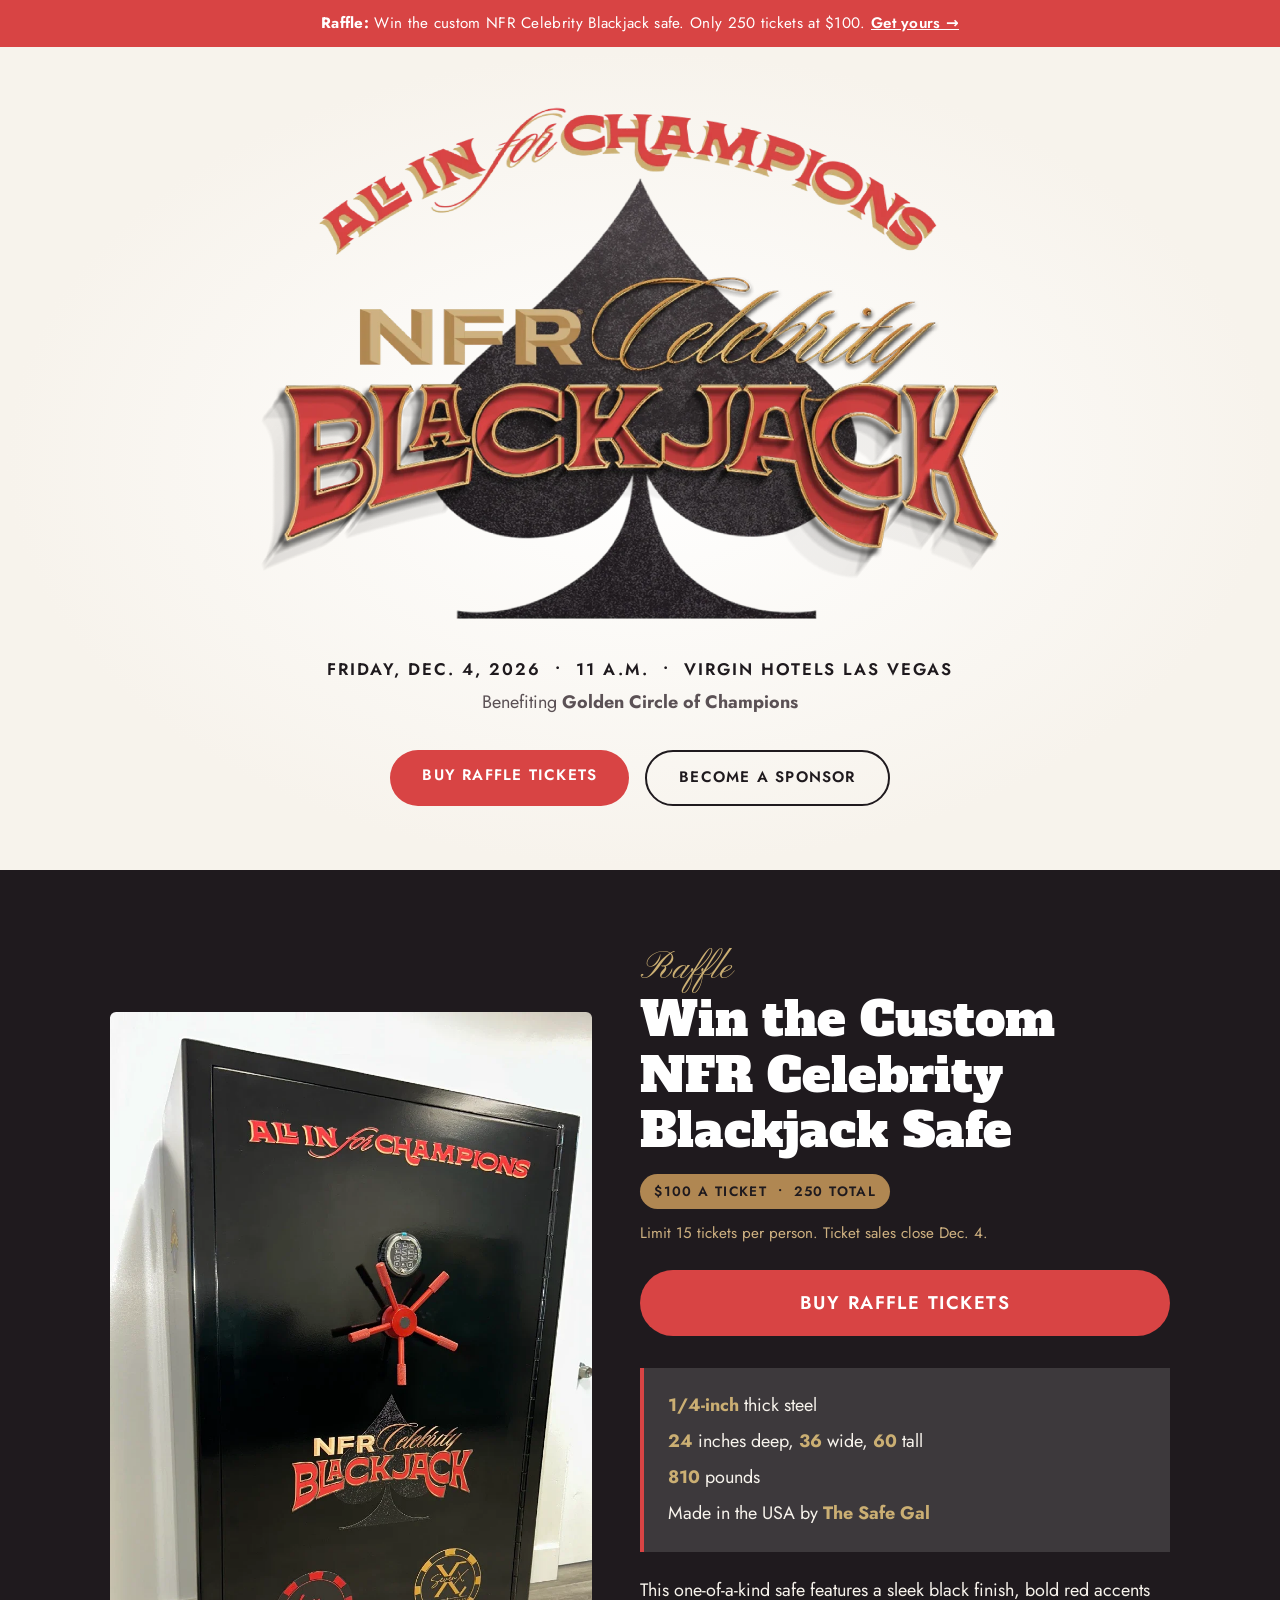
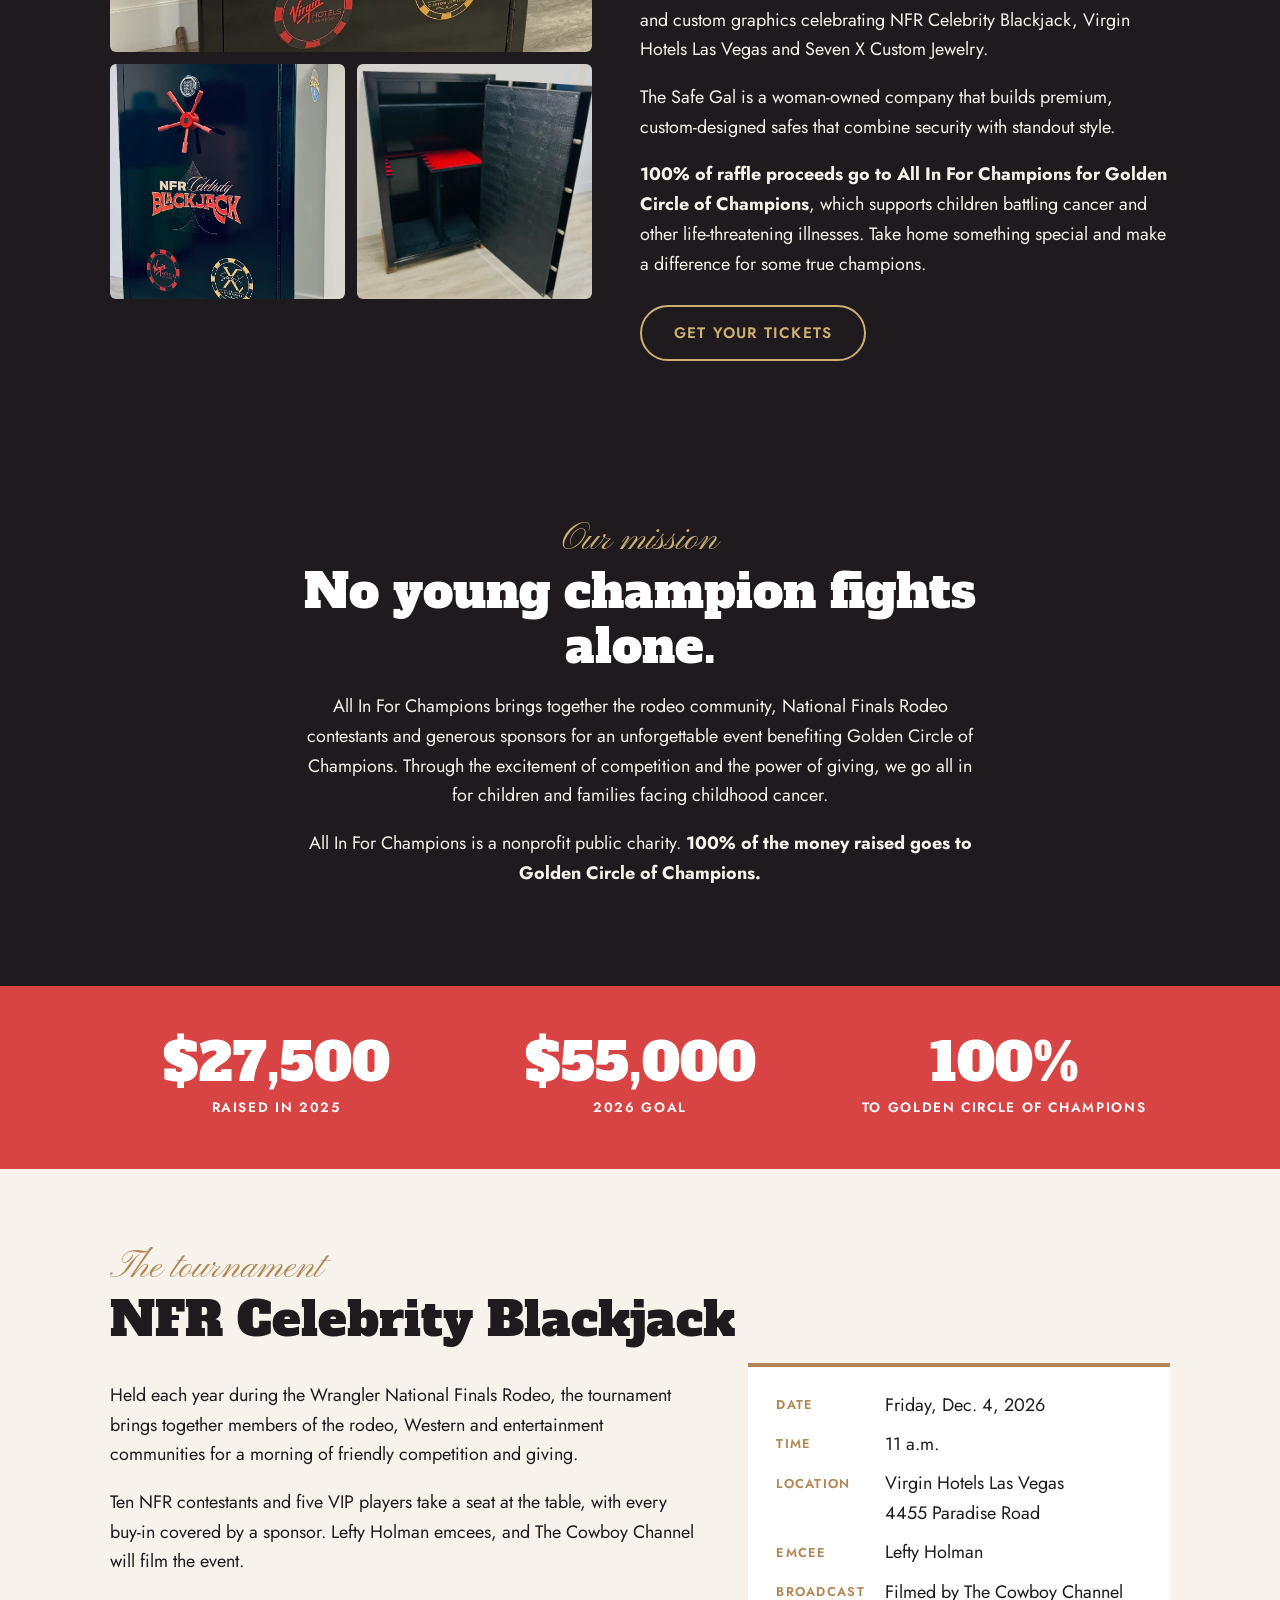
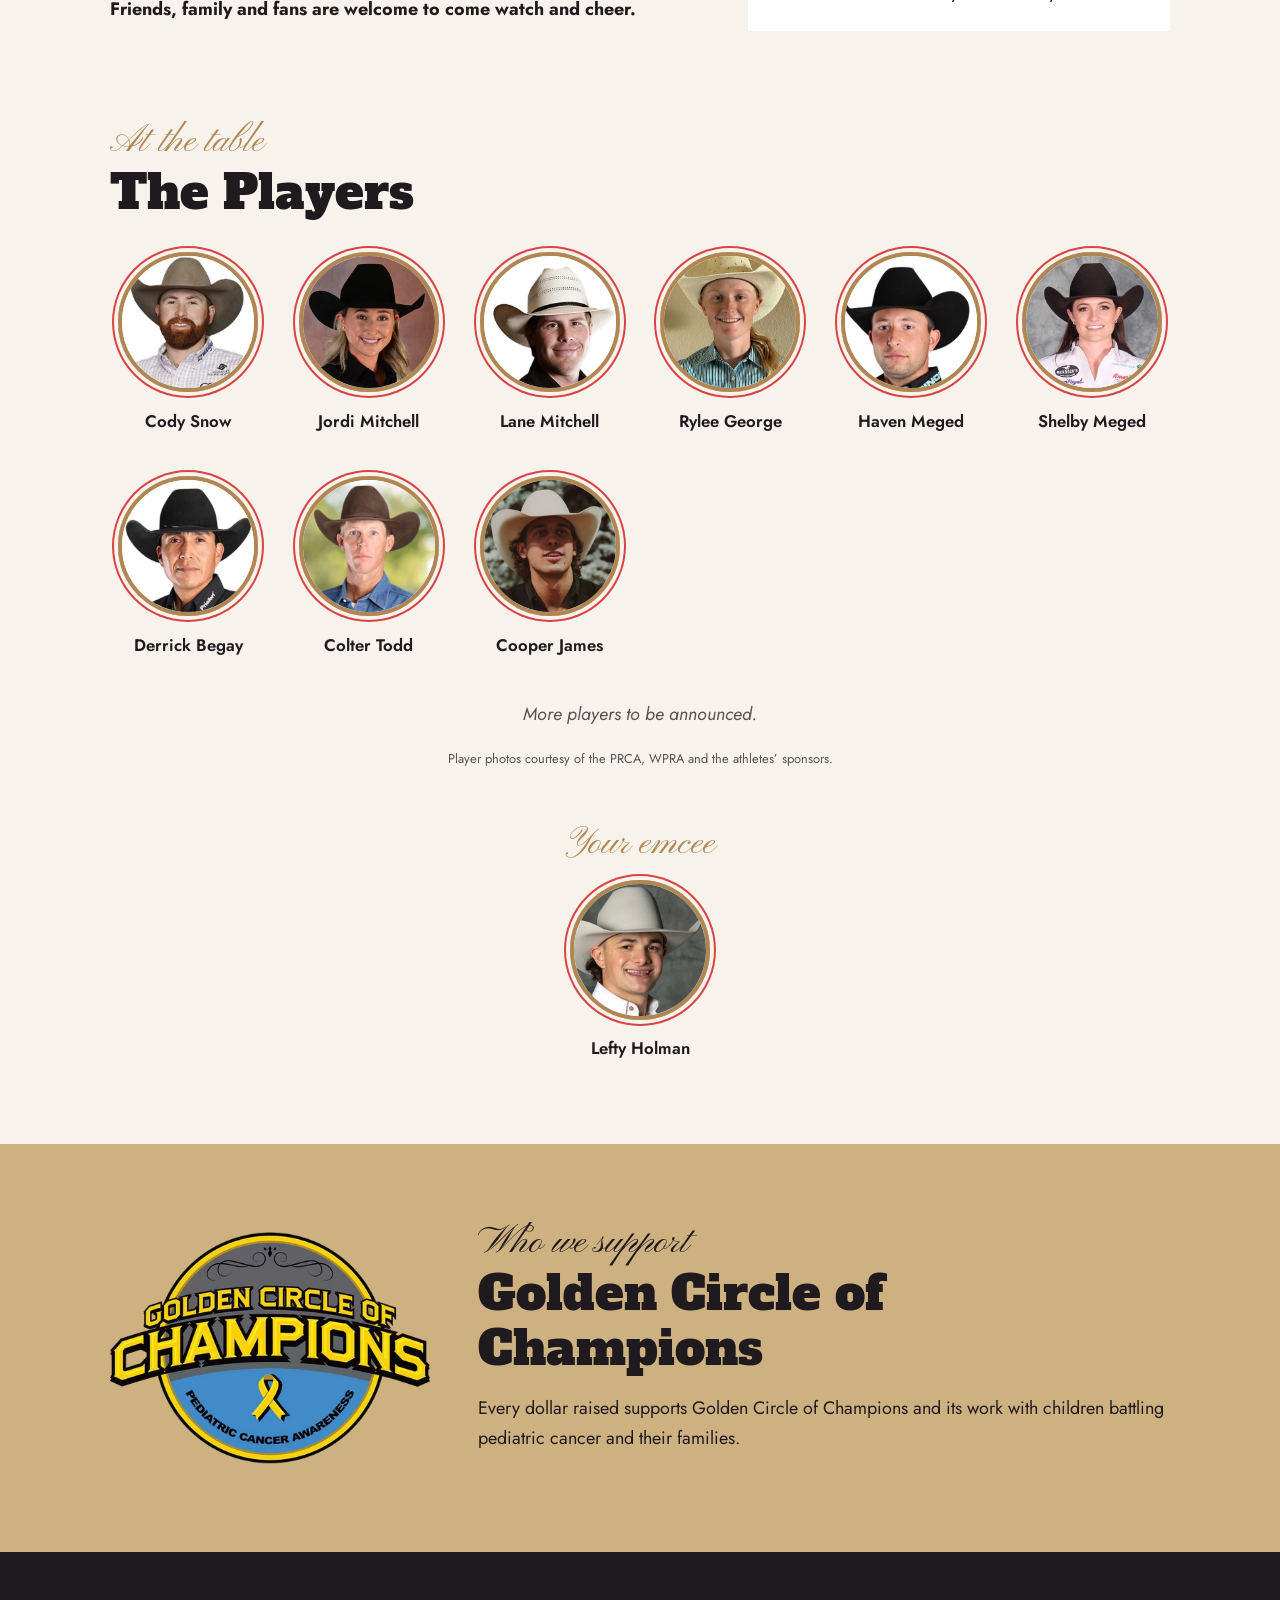
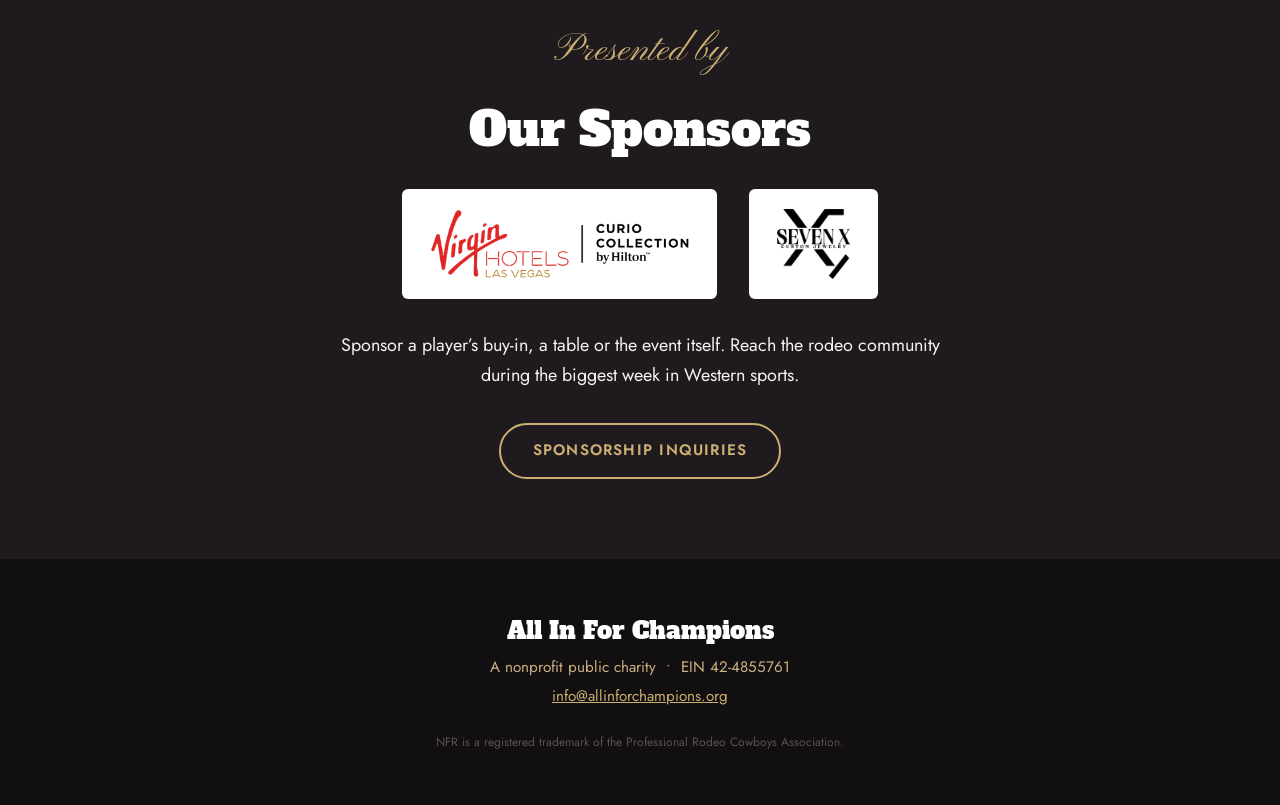
<file: index.html>
<!doctype html>
<html lang="en">
<head>
  <meta charset="utf-8">
  <meta name="viewport" content="width=device-width, initial-scale=1">
  <title>NFR Celebrity Blackjack Tournament | All In For Champions</title>
  <meta name="description" content="The All In For Champions NFR Celebrity Blackjack Tournament is Dec. 4, 2026, at Virgin Hotels Las Vegas. 100% of funds raised benefit kids facing pediatric cancer.">
  <link rel="canonical" href="https://allinforchampions.org/">
  <meta name="robots" content="index, follow, max-image-preview:large">
  <meta name="theme-color" content="#1F1A1E">

  <!-- Social sharing (Facebook, Instagram, LinkedIn, iMessage, X) -->
  <meta property="og:type" content="website">
  <meta property="og:site_name" content="All In For Champions">
  <meta property="og:locale" content="en_US">
  <meta property="og:title" content="NFR Celebrity Blackjack Tournament | All In For Champions">
  <meta property="og:description" content="Dec. 4 at Virgin Hotels Las Vegas. NFR contestants and VIP players go all in for kids facing pediatric cancer.">
  <meta property="og:url" content="https://allinforchampions.org/">
  <meta property="og:image" content="https://allinforchampions.org/assets/og-image.jpg">
  <meta property="og:image:width" content="1200">
  <meta property="og:image:height" content="630">
  <meta property="og:image:alt" content="All In For Champions NFR Celebrity Blackjack logo">
  <meta name="twitter:card" content="summary_large_image">
  <meta name="twitter:title" content="NFR Celebrity Blackjack Tournament | All In For Champions">
  <meta name="twitter:description" content="Dec. 4 at Virgin Hotels Las Vegas. NFR contestants and VIP players go all in for kids facing pediatric cancer.">
  <meta name="twitter:image" content="https://allinforchampions.org/assets/og-image.jpg">

  <link rel="icon" href="assets/favicon.svg" type="image/svg+xml">
  <link rel="apple-touch-icon" href="assets/apple-touch-icon.png">
  <link rel="manifest" href="site.webmanifest">
  <link rel="preload" as="image" href="assets/logo.webp" fetchpriority="high">

  <!-- Structured data: tells Google who the charity is and when/where the event happens -->
  <script type="application/ld+json">
  {
    "@context": "https://schema.org",
    "@graph": [
      {
        "@type": "NGO",
        "@id": "https://allinforchampions.org/#org",
        "name": "All In For Champions",
        "url": "https://allinforchampions.org/",
        "logo": "https://allinforchampions.org/assets/icon-512.png",
        "image": "https://allinforchampions.org/assets/og-image.jpg",
        "email": "info@allinforchampions.org",
        "taxID": "42-4855761",
        "nonprofitStatus": "Nonprofit501c3",
        "description": "All In For Champions is a nonprofit public charity that hosts the NFR Celebrity Blackjack Tournament in Las Vegas. 100% of funds raised benefit Golden Circle of Champions and children facing pediatric cancer."
      },
      {
        "@type": "WebSite",
        "@id": "https://allinforchampions.org/#website",
        "url": "https://allinforchampions.org/",
        "name": "All In For Champions",
        "publisher": { "@id": "https://allinforchampions.org/#org" }
      },
      {
        "@type": "Event",
        "@id": "https://allinforchampions.org/#event-2026",
        "name": "All In For Champions NFR Celebrity Blackjack Tournament",
        "description": "NFR contestants and VIP players compete in a charity blackjack tournament during the Wrangler National Finals Rodeo. 100% of funds raised benefit Golden Circle of Champions and children facing pediatric cancer.",
        "startDate": "2026-12-04T11:00:00-08:00",
        "eventStatus": "https://schema.org/EventScheduled",
        "eventAttendanceMode": "https://schema.org/OfflineEventAttendanceMode",
        "image": ["https://allinforchampions.org/assets/og-image.jpg"],
        "url": "https://allinforchampions.org/#event",
        "location": {
          "@type": "Place",
          "name": "Virgin Hotels Las Vegas",
          "address": {
            "@type": "PostalAddress",
            "streetAddress": "4455 Paradise Road",
            "addressLocality": "Las Vegas",
            "addressRegion": "NV",
            "postalCode": "89169",
            "addressCountry": "US"
          }
        },
        "organizer": { "@id": "https://allinforchampions.org/#org" },
        "contributor": { "@type": "Person", "name": "Lefty Holman", "description": "Emcee" },
        "sponsor": [
          { "@type": "Organization", "name": "Virgin Hotels Las Vegas" },
          { "@type": "Organization", "name": "Seven X Custom Jewelry" }
        ],
        "performer": [
          { "@type": "Person", "name": "Cody Snow" },
          { "@type": "Person", "name": "Jordi Mitchell" },
          { "@type": "Person", "name": "Lane Mitchell" },
          { "@type": "Person", "name": "Rylee George" },
          { "@type": "Person", "name": "Haven Meged" },
          { "@type": "Person", "name": "Shelby Meged" },
          { "@type": "Person", "name": "Derrick Begay" },
          { "@type": "Person", "name": "Colter Todd" },
          { "@type": "Person", "name": "Cooper James" }
        ]
      }
    ]
  }
  </script>

  <link rel="preconnect" href="https://fonts.googleapis.com">
  <link rel="preconnect" href="https://fonts.gstatic.com" crossorigin>
  <!-- Stand-ins for the licensed brand fonts (Borensa, Sloop Script One). Swap in once the licenses allow web use. -->
  <link href="https://fonts.googleapis.com/css2?family=Alfa+Slab+One&family=Jost:wght@400;500;600&family=Pinyon+Script&display=swap" rel="stylesheet">
  <link rel="stylesheet" href="styles.css">
</head>
<body>

  <a class="raffle-bar" href="#raffle"><strong>Raffle:</strong> Win the custom NFR Celebrity Blackjack safe. Only 250 tickets at $100. <span>Get yours &rarr;</span></a>

  <header class="hero">
    <h1 class="sr-only">All In For Champions NFR Celebrity Blackjack Tournament</h1>
    <img class="hero-logo" src="assets/logo.webp" width="1400" height="989" fetchpriority="high"
         alt="All In For Champions NFR Celebrity Blackjack">
    <p class="hero-date">Friday, Dec. 4, 2026 &nbsp;•&nbsp; 11 a.m. &nbsp;•&nbsp; Virgin Hotels Las Vegas</p>
    <p class="hero-benefit">Benefiting <strong>Golden Circle of Champions</strong></p>
    <div class="hero-actions">
      <a class="btn btn-red" href="https://galabid.com/all-in-for-champions">Buy Raffle Tickets</a>
      <a class="btn btn-outline" href="#sponsor">Become a Sponsor</a>
    </div>
  </header>

  <main>
    <section class="raffle" id="raffle">
      <div class="wrap raffle-grid">
        <div class="raffle-photos">
          <img class="raffle-main" src="assets/raffle/safe-front.webp" width="899" height="1403" alt="Front of the custom NFR Celebrity Blackjack gun safe with All In For Champions, Virgin Hotels Las Vegas and Seven X Custom Jewelry graphics">
          <div class="raffle-thumbs">
            <img src="assets/raffle/safe-angle.webp" width="821" height="1484" loading="lazy" alt="The NFR Celebrity Blackjack safe from an angle, showing the Golden Circle of Champions logo on the side">
            <img src="assets/raffle/safe-open.webp" width="1088" height="1162" loading="lazy" alt="The safe open, showing black interior, red gun racks and embossed door panel">
          </div>
        </div>
        <div class="raffle-copy">
          <p class="script">Raffle</p>
          <h2>Win the Custom NFR Celebrity Blackjack Safe</h2>
          <p class="raffle-badge">$100 a ticket &nbsp;•&nbsp; 250 total</p>
          <p class="raffle-terms">Limit 15 tickets per person. Ticket sales close Dec. 4.</p>
          <a class="btn btn-red btn-big" href="https://galabid.com/all-in-for-champions">Buy Raffle Tickets</a>
          <ul class="raffle-specs">
            <li><strong>1/4-inch</strong> thick steel</li>
            <li><strong>24</strong> inches deep, <strong>36</strong> wide, <strong>60</strong> tall</li>
            <li><strong>810</strong> pounds</li>
            <li>Made in the USA by <strong>The Safe Gal</strong></li>
          </ul>
          <p>This one-of-a-kind safe features a sleek black finish, bold red accents and custom graphics celebrating NFR Celebrity Blackjack, Virgin Hotels Las Vegas and Seven X Custom Jewelry.</p>
          <p>The Safe Gal is a woman-owned company that builds premium, custom-designed safes that combine security with standout style.</p>
          <p><strong>100% of raffle proceeds go to All In For Champions for Golden Circle of Champions</strong>, which supports children battling cancer and other life-threatening illnesses. Take home something special and make a difference for some true champions.</p>
          <a class="btn btn-outline-dark" href="https://galabid.com/all-in-for-champions">Get Your Tickets</a>
        </div>
      </div>
    </section>

    <section class="mission" id="about">
      <div class="wrap narrow">
        <p class="script">Our mission</p>
        <h2>No young champion fights alone.</h2>
        <p>All In For Champions brings together the rodeo community, National Finals Rodeo contestants and generous sponsors for an unforgettable event benefiting Golden Circle of Champions. Through the excitement of competition and the power of giving, we go all in for children and families facing childhood cancer.</p>
        <p>All In For Champions is a nonprofit public charity. <strong>100% of the money raised goes to Golden Circle of Champions.</strong></p>
      </div>
    </section>

    <section class="stats">
      <div class="wrap stat-grid">
        <div class="stat"><span class="stat-num">$27,500</span><span class="stat-label">Raised in 2025</span></div>
        <div class="stat"><span class="stat-num">$55,000</span><span class="stat-label">2026 goal</span></div>
        <div class="stat"><span class="stat-num">100%</span><span class="stat-label">To Golden Circle of Champions</span></div>
      </div>
    </section>

    <section class="event" id="event">
      <div class="wrap">
        <p class="script">The tournament</p>
        <h2>NFR Celebrity Blackjack</h2>
        <div class="event-grid">
          <div>
            <p>Held each year during the Wrangler National Finals Rodeo, the tournament brings together members of the rodeo, Western and entertainment communities for a morning of friendly competition and giving.</p>
            <p>Ten NFR contestants and five VIP players take a seat at the table, with every buy-in covered by a sponsor. Lefty Holman emcees, and The Cowboy Channel will film the event.</p>
            <p><strong>Friends, family and fans are welcome to come watch and cheer.</strong></p>
          </div>
          <dl class="details">
            <dt>Date</dt><dd>Friday, Dec. 4, 2026</dd>
            <dt>Time</dt><dd>11 a.m.</dd>
            <dt>Location</dt><dd>Virgin Hotels Las Vegas<br>4455 Paradise Road</dd>
            <dt>Emcee</dt><dd>Lefty Holman</dd>
            <dt>Broadcast</dt><dd>Filmed by The Cowboy Channel</dd>
          </dl>
        </div>

      </div>
    </section>

    <section class="players-section" id="players">
      <div class="wrap">
        <p class="script">At the table</p>
        <h2>The Players</h2>
        <ul class="players">
          <li>
            <img class="avatar" src="assets/players/cody-snow.webp" width="400" height="400" loading="lazy" alt="Cody Snow">
            <span class="player-name">Cody Snow</span>
          </li>
          <li>
            <img class="avatar" src="assets/players/jordi-mitchell.webp" width="400" height="400" loading="lazy" alt="Jordi Mitchell">
            <span class="player-name">Jordi Mitchell</span>
          </li>
          <li>
            <img class="avatar" src="assets/players/lane-mitchell.webp" width="400" height="400" loading="lazy" alt="Lane Mitchell">
            <span class="player-name">Lane Mitchell</span>
          </li>
          <li>
            <img class="avatar" src="assets/players/rylee-george.webp" width="400" height="400" loading="lazy" alt="Rylee George">
            <span class="player-name">Rylee George</span>
          </li>
          <li>
            <img class="avatar" src="assets/players/haven-meged.webp" width="400" height="400" loading="lazy" alt="Haven Meged">
            <span class="player-name">Haven Meged</span>
          </li>
          <li>
            <img class="avatar" src="assets/players/shelby-meged.webp" width="400" height="400" loading="lazy" alt="Shelby Meged">
            <span class="player-name">Shelby Meged</span>
          </li>
          <li>
            <img class="avatar" src="assets/players/derrick-begay.webp" width="400" height="400" loading="lazy" alt="Derrick Begay">
            <span class="player-name">Derrick Begay</span>
          </li>
          <li>
            <img class="avatar" src="assets/players/colter-todd.webp" width="400" height="400" loading="lazy" alt="Colter Todd">
            <span class="player-name">Colter Todd</span>
          </li>
          <li>
            <img class="avatar" src="assets/players/cooper-james.webp" width="400" height="400" loading="lazy" alt="Cooper James">
            <span class="player-name">Cooper James</span>
          </li>
        </ul>
        <p class="players-note">More players to be announced.</p>
        <p class="photo-credit">Player photos courtesy of the PRCA, WPRA and the athletes’ sponsors.</p>

        <div class="emcee">
          <p class="script">Your emcee</p>
          <img class="avatar" src="assets/players/lefty-holman.webp" width="400" height="400" loading="lazy" alt="Lefty Holman">
          <span class="player-name">Lefty Holman</span>
        </div>
      </div>
    </section>

    <section class="beneficiary">
      <div class="wrap beneficiary-grid">
        <img src="assets/golden-circle.webp" width="450" height="327" loading="lazy" alt="Golden Circle of Champions logo">
        <div>
          <p class="script">Who we support</p>
          <h2>Golden Circle of Champions</h2>
          <p>Every dollar raised supports Golden Circle of Champions and its work with children battling pediatric cancer and their families.</p>
        </div>
      </div>
    </section>

    <section class="sponsors" id="sponsor">
      <div class="wrap">
        <p class="script">Presented by</p>
        <h2>Our Sponsors</h2>
        <div class="sponsor-logos">
          <img src="assets/virgin-hotels.webp" width="407" height="110" loading="lazy" alt="Virgin Hotels Las Vegas, Curio Collection by Hilton">
          <img src="assets/seven-x.webp" width="364" height="351" loading="lazy" alt="Seven X Custom Jewelry">
        </div>
        <p>Sponsor a player’s buy-in, a table or the event itself. Reach the rodeo community during the biggest week in Western sports.</p>
        <a class="btn btn-outline-dark" href="mailto:info@allinforchampions.org?subject=Sponsorship">Sponsorship Inquiries</a>
      </div>
    </section>
  </main>

  <footer class="footer">
    <div class="wrap">
      <p class="footer-name">All In For Champions</p>
      <p>A nonprofit public charity &nbsp;•&nbsp; EIN 42-4855761</p>
      <p><a href="mailto:info@allinforchampions.org">info@allinforchampions.org</a></p>
      <p class="fine">NFR is a registered trademark of the Professional Rodeo Cowboys Association.</p>
    </div>
  </footer>

</body>
</html>
</file>
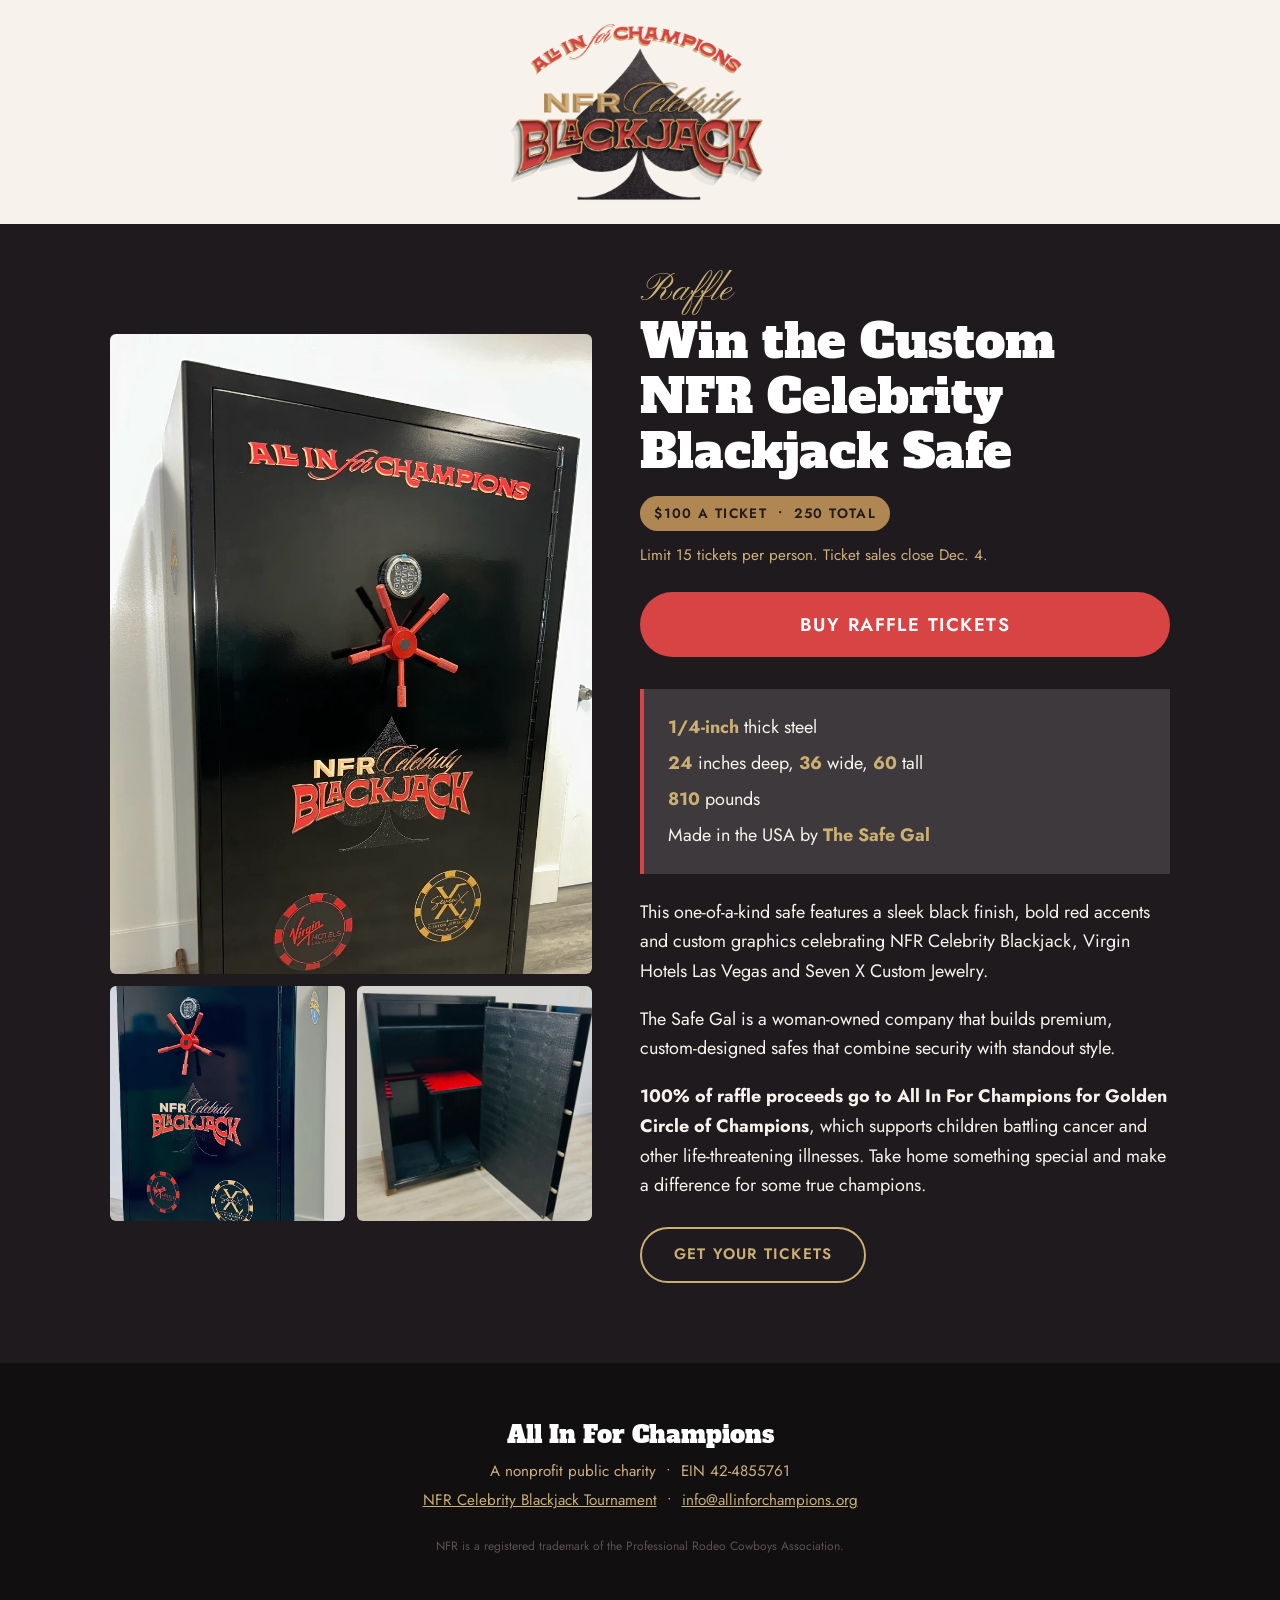
<file: raffle/index.html>
<!doctype html>
<html lang="en">
<head>
  <meta charset="utf-8">
  <meta name="viewport" content="width=device-width, initial-scale=1">
  <title>Win a Custom NFR Celebrity Blackjack Safe | All In For Champions</title>
  <meta name="description" content="Only 250 raffle tickets, $100 each, for a one-of-a-kind NFR Celebrity Blackjack safe by The Safe Gal. 100% of proceeds benefit kids battling cancer through Golden Circle of Champions.">
  <link rel="canonical" href="https://allinforchampions.org/raffle/">
  <meta name="robots" content="index, follow, max-image-preview:large">
  <meta name="theme-color" content="#1F1A1E">

  <!-- Social sharing: this is the preview Facebook shows when allinforchampions.org/raffle/ is posted -->
  <meta property="og:type" content="website">
  <meta property="og:site_name" content="All In For Champions">
  <meta property="og:locale" content="en_US">
  <meta property="og:title" content="Win This Custom NFR Celebrity Blackjack Safe | Only 250 Tickets">
  <meta property="og:description" content="Every ticket helps kids battling cancer. 100% of proceeds benefit Golden Circle of Champions. Get yours before they're gone.">
  <meta property="og:url" content="https://allinforchampions.org/raffle/">
  <meta property="og:image" content="https://allinforchampions.org/assets/raffle/og-raffle-v5.jpg">
  <meta property="og:image:width" content="1200">
  <meta property="og:image:height" content="630">
  <meta property="og:image:alt" content="Custom NFR Celebrity Blackjack gun safe raffle. Only 250 tickets.">
  <meta name="twitter:card" content="summary_large_image">
  <meta name="twitter:title" content="Win This Custom NFR Celebrity Blackjack Safe | Only 250 Tickets">
  <meta name="twitter:description" content="Every ticket helps kids battling cancer. 100% of proceeds benefit Golden Circle of Champions.">
  <meta name="twitter:image" content="https://allinforchampions.org/assets/raffle/og-raffle-v5.jpg">

  <link rel="icon" href="/assets/favicon.svg" type="image/svg+xml">
  <link rel="apple-touch-icon" href="/assets/apple-touch-icon.png">
  <link rel="preload" as="image" href="/assets/raffle/safe-front.webp" fetchpriority="high">
  <link rel="preconnect" href="https://fonts.googleapis.com">
  <link rel="preconnect" href="https://fonts.gstatic.com" crossorigin>
  <link href="https://fonts.googleapis.com/css2?family=Alfa+Slab+One&family=Jost:wght@400;500;600&family=Pinyon+Script&display=swap" rel="stylesheet">
  <link rel="stylesheet" href="/styles.css">
</head>
<body>

  <header class="raffle-header">
    <a href="/"><img src="/assets/logo.webp" width="1400" height="989" alt="All In For Champions NFR Celebrity Blackjack"></a>
  </header>

  <main>
    <section class="raffle raffle-page">
      <div class="wrap raffle-grid">
        <div class="raffle-photos">
          <img class="raffle-main" src="/assets/raffle/safe-front.webp" width="899" height="1403" alt="Front of the custom NFR Celebrity Blackjack gun safe with All In For Champions, Virgin Hotels Las Vegas and Seven X Custom Jewelry graphics">
          <div class="raffle-thumbs">
            <img src="/assets/raffle/safe-angle.webp" width="821" height="1484" loading="lazy" alt="The NFR Celebrity Blackjack safe from an angle, showing the Golden Circle of Champions logo on the side">
            <img src="/assets/raffle/safe-open.webp" width="1088" height="1162" loading="lazy" alt="The safe open, showing black interior, red gun racks and embossed door panel">
          </div>
        </div>
        <div class="raffle-copy">
          <p class="script">Raffle</p>
          <h1>Win the Custom NFR Celebrity Blackjack Safe</h1>
          <p class="raffle-badge">$100 a ticket &nbsp;•&nbsp; 250 total</p>
          <p class="raffle-terms">Limit 15 tickets per person. Ticket sales close Dec. 4.</p>
          <a class="btn btn-red btn-big" href="https://galabid.com/all-in-for-champions">Buy Raffle Tickets</a>
          <ul class="raffle-specs">
            <li><strong>1/4-inch</strong> thick steel</li>
            <li><strong>24</strong> inches deep, <strong>36</strong> wide, <strong>60</strong> tall</li>
            <li><strong>810</strong> pounds</li>
            <li>Made in the USA by <strong>The Safe Gal</strong></li>
          </ul>
          <p>This one-of-a-kind safe features a sleek black finish, bold red accents and custom graphics celebrating NFR Celebrity Blackjack, Virgin Hotels Las Vegas and Seven X Custom Jewelry.</p>
          <p>The Safe Gal is a woman-owned company that builds premium, custom-designed safes that combine security with standout style.</p>
          <p><strong>100% of raffle proceeds go to All In For Champions for Golden Circle of Champions</strong>, which supports children battling cancer and other life-threatening illnesses. Take home something special and make a difference for some true champions.</p>
          <a class="btn btn-outline-dark" href="https://galabid.com/all-in-for-champions">Get Your Tickets</a>
        </div>
      </div>
    </section>
  </main>

  <footer class="footer">
    <div class="wrap">
      <p class="footer-name">All In For Champions</p>
      <p>A nonprofit public charity &nbsp;•&nbsp; EIN 42-4855761</p>
      <p><a href="/">NFR Celebrity Blackjack Tournament</a> &nbsp;•&nbsp; <a href="mailto:info@allinforchampions.org">info@allinforchampions.org</a></p>
      <p class="fine">NFR is a registered trademark of the Professional Rodeo Cowboys Association.</p>
    </div>
  </footer>

</body>
</html>
</file>
<file: styles.css>
/* Brand palette from the All In For Champions brand guide */
:root {
  --red: #D84444;
  --sand: #CBAF73;
  --sand-light: #CEB181;
  --gold: #B08752;
  --black: #1F1A1E;
  --charcoal: #3D393C;
  --slate: #5B5155;
  --cream: #F7F3EC;

  --display: "Alfa Slab One", Georgia, serif;
  --script: "Pinyon Script", cursive;
  --body: "Jost", system-ui, sans-serif;
}

* { box-sizing: border-box; }

.sr-only {
  position: absolute;
  width: 1px; height: 1px;
  overflow: hidden;
  clip: rect(0 0 0 0);
  white-space: nowrap;
}

body {
  margin: 0;
  background: var(--cream);
  color: var(--black);
  font-family: var(--body);
  font-size: 1.125rem;
  line-height: 1.65;
}

img { max-width: 100%; height: auto; display: block; }

a { color: var(--red); }

h2, h3 {
  font-family: var(--display);
  font-weight: 400;
  line-height: 1.15;
  margin: 0 0 1rem;
}
h2 { font-size: clamp(2rem, 5vw, 3rem); }
h3 { font-size: 1.5rem; margin-top: 3rem; }

.script {
  font-family: var(--script);
  font-size: 2.4rem;
  color: var(--gold);
  margin: 0 0 .25rem;
  line-height: 1;
}

.wrap { max-width: 1100px; margin: 0 auto; padding: 0 1.25rem; }
.narrow { max-width: 720px; text-align: center; }

section { padding: 5rem 0; }

/* Buttons */
.btn {
  display: inline-block;
  padding: .85rem 2rem;
  border-radius: 999px;
  font-weight: 600;
  letter-spacing: .08em;
  text-transform: uppercase;
  text-decoration: none;
  font-size: .95rem;
  transition: transform .15s, background .15s;
}
.btn:hover { transform: translateY(-2px); }
.btn-red { background: var(--red); color: #fff; }
.btn-red:hover { background: #c13737; }
.btn-outline { border: 2px solid var(--black); color: var(--black); }
.btn-outline-dark { border: 2px solid var(--sand); color: var(--sand); }

/* Raffle */
.raffle-bar {
  display: block;
  background: var(--red);
  color: #fff;
  text-align: center;
  text-decoration: none;
  padding: .7rem 1rem;
  font-size: .95rem;
  letter-spacing: .02em;
}
.raffle-bar span { font-weight: 600; text-decoration: underline; white-space: nowrap; }
.raffle-bar:hover { background: #c13737; }

.raffle { background: var(--black); color: var(--cream); }
.raffle h1, .raffle h2 { color: #fff; font-family: var(--display); font-weight: 400; font-size: clamp(2rem, 5vw, 3rem); line-height: 1.15; margin: 0 0 1rem; }
.raffle .script { color: var(--sand); }
.raffle-grid {
  display: grid;
  grid-template-columns: 1fr 1.1fr;
  gap: 3rem;
  align-items: center;
}
.raffle-photos { display: grid; gap: .75rem; }
.raffle-main { width: 100%; max-height: 640px; object-fit: cover; object-position: center top; border-radius: 6px; }
.raffle-thumbs { display: grid; grid-template-columns: 1fr 1fr; gap: .75rem; }
.raffle-thumbs img { width: 100%; aspect-ratio: 1; object-fit: cover; border-radius: 6px; }
.raffle-badge {
  display: inline-block;
  background: var(--gold);
  color: var(--black);
  font-weight: 600;
  text-transform: uppercase;
  letter-spacing: .1em;
  font-size: .85rem;
  padding: .4rem .9rem;
  border-radius: 999px;
  margin: 0 0 .75rem;
}
.raffle-terms { margin: 0 0 1.5rem; color: var(--sand-light); font-size: .95rem; }
.btn-big { display: block; text-align: center; font-size: 1.15rem; padding: 1.1rem 2rem; margin-bottom: 2rem; }
.raffle-specs {
  list-style: none;
  padding: 1.25rem 1.5rem;
  margin: 0 0 1.5rem;
  border-left: 4px solid var(--red);
  background: var(--charcoal);
}
.raffle-specs li { padding: .2rem 0; }
.raffle-specs strong { color: var(--sand); }
.raffle-copy .btn-outline-dark { margin-top: .5rem; }

.raffle-header { background: var(--cream); text-align: center; padding: 1.25rem; }
.raffle-header img { max-width: 260px; margin: 0 auto; }
.raffle-page { padding-top: 3rem; }

/* Hero */
.hero {
  text-align: center;
  padding: 3rem 1.25rem 4rem;
  background: radial-gradient(ellipse at center, #fff 0%, var(--cream) 70%);
}
.hero-logo { max-width: 760px; width: 100%; margin: 0 auto; }
.hero-date {
  font-weight: 600;
  letter-spacing: .12em;
  text-transform: uppercase;
  font-size: clamp(.85rem, 2.4vw, 1.05rem);
  margin: 1.5rem 0 .25rem;
}
.hero-benefit { margin: 0 0 2rem; color: var(--slate); }
.hero-actions { display: flex; gap: 1rem; justify-content: center; flex-wrap: wrap; }

/* Mission */
.mission { background: var(--black); color: var(--cream); }
.mission h2 { color: #fff; }
.mission .script { color: var(--sand); }

/* Stats */
.stats { background: var(--red); color: #fff; padding: 3rem 0; }
.stat-grid {
  display: grid;
  grid-template-columns: repeat(auto-fit, minmax(220px, 1fr));
  gap: 2rem;
  text-align: center;
}
.stat-num { display: block; font-family: var(--display); font-size: clamp(2.25rem, 6vw, 3.25rem); line-height: 1.1; }
.stat-label { text-transform: uppercase; letter-spacing: .12em; font-size: .85rem; font-weight: 600; }

/* Event */
.event-grid {
  display: grid;
  grid-template-columns: 1.4fr 1fr;
  gap: 3rem;
  align-items: start;
}
.details {
  margin: 0;
  background: #fff;
  border-top: 4px solid var(--gold);
  padding: 1.5rem 1.75rem;
  display: grid;
  grid-template-columns: auto 1fr;
  gap: .6rem 1.25rem;
}
.details dt { font-weight: 600; text-transform: uppercase; letter-spacing: .1em; font-size: .8rem; color: var(--gold); padding-top: .2rem; }
.details dd { margin: 0; }

.players-section { padding-top: 0; }
.players {
  list-style: none;
  padding: 0;
  margin: 2rem 0 0;
  display: grid;
  grid-template-columns: repeat(auto-fill, minmax(150px, 1fr));
  gap: 2.5rem 1.5rem;
  text-align: center;
}
.avatar {
  display: block;
  width: 140px;
  height: 140px;
  margin: 0 auto .9rem;
  border-radius: 50%;
  object-fit: cover;
  border: 4px solid var(--gold);
  box-shadow: 0 0 0 4px var(--cream), 0 0 0 6px var(--red);
}
.avatar-placeholder {
  display: flex;
  align-items: center;
  justify-content: center;
  background: var(--black);
  color: var(--sand);
  font-family: var(--display);
  font-size: 2.5rem;
}
.player-name { font-weight: 600; font-size: 1.05rem; }
.emcee { margin-top: 3.5rem; text-align: center; }
.emcee .script { margin-bottom: 1rem; }
.photo-credit { text-align: center; font-size: .8rem; color: var(--slate); margin-top: .5rem; }
.players-note { margin-top: 2.5rem; text-align: center; color: var(--slate); font-style: italic; }

/* Beneficiary */
.beneficiary { background: var(--sand-light); }
.beneficiary-grid {
  display: grid;
  grid-template-columns: 320px 1fr;
  gap: 3rem;
  align-items: center;
}
.beneficiary .script { color: var(--black); }

/* CTA */
.cta { background: var(--charcoal); color: var(--cream); }
.cta h2 { color: #fff; }
.cta .script { color: var(--sand); }
.cta p { margin-bottom: 2rem; }

/* Sponsors */
.sponsors { background: var(--black); color: var(--cream); text-align: center; }
.sponsors h2 { color: #fff; }
.sponsors .script { color: var(--sand); }
.sponsor-logos {
  display: flex;
  justify-content: center;
  align-items: center;
  gap: 2rem;
  flex-wrap: wrap;
  margin: 2rem auto;
}
.sponsor-logos img {
  background: #fff;
  padding: 1.25rem 1.75rem;
  border-radius: 6px;
  height: 110px;
  width: auto;
  max-width: 100%;
}
.sponsors p { max-width: 620px; margin: 0 auto 2rem; }

/* Footer */
.footer { background: #120f11; color: var(--sand-light); text-align: center; padding: 3rem 0; font-size: .95rem; }
.footer p { margin: .25rem 0; }
.footer a { color: var(--sand); }
.footer-name { font-family: var(--display); font-size: 1.5rem; color: #fff; }
.fine { font-size: .75rem; color: var(--slate); margin-top: 1.5rem !important; }

@media (max-width: 760px) {
  .raffle-grid { grid-template-columns: 1fr; gap: 2rem; }
  .raffle-copy { order: -1; }
  .raffle-main { max-height: 520px; }
  section { padding: 3.5rem 0; }
  .event-grid, .beneficiary-grid { grid-template-columns: 1fr; gap: 2rem; }
  .beneficiary-grid img { max-width: 240px; margin: 0 auto; }
  .beneficiary-grid { text-align: center; }
}
</file>
